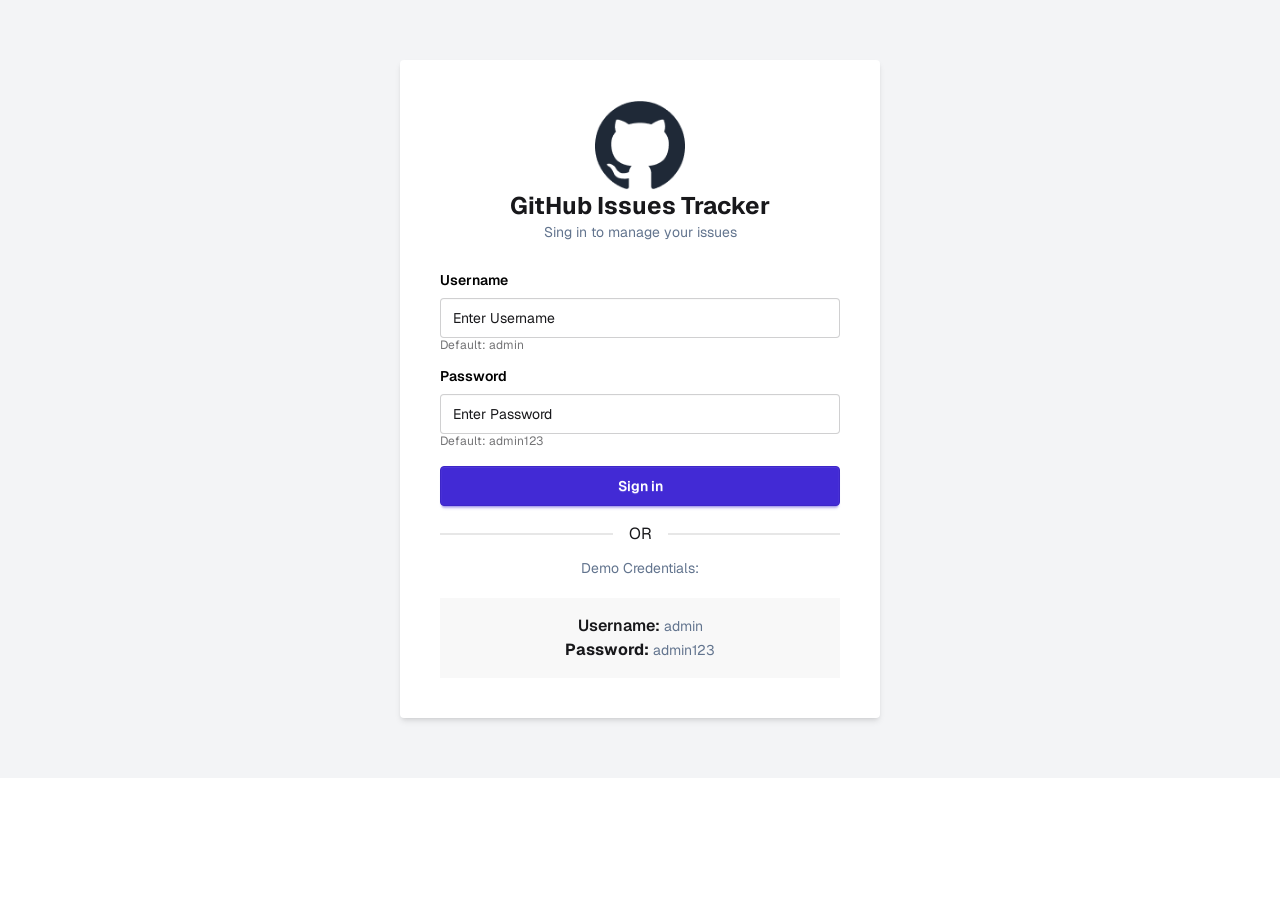
<file: index.html>
<!doctype html>
<html lang="en">
  <head>
    <meta charset="UTF-8" />
    <meta name="viewport" content="width=device-width, initial-scale=1.0" />
    <title>Github Issue Tracker || Login</title>
    <link
      href="https://fonts.googleapis.com/css2?family=Geist:wght@100..900&display=swap"
      rel="stylesheet"
    />
    <link rel="stylesheet" href="css/output.css" />

    <script src="js/login.js"></script>
  </head>
  <body class="bg-gray-100 py-15">
    <section class="max-w-120 mx-auto rounded shadow-md p-10 bg-white">
      <div class="text-center mb-5">
        <p>
          <img class="max-w-[90px] mx-auto" src="./assets/github-logo.png" />
        </p>
        <h2 class="text-2xl font-bold">GitHub Issues Tracker</h2>
        <p class="text-sm text-slate-500">Sing in to manage your issues</p>
      </div>
      <div id="failed" class="alert alert-error shadow-lg hidden">
  <div class="flex gap-1 items-center justify-center">
    <!-- Icon -->
    <svg xmlns="http://www.w3.org/2000/svg" class="stroke-current flex-shrink-0 h-6 w-6" fill="#fff" viewBox="0 0 24 24">
      <path stroke-linecap="round" stroke-linejoin="round" stroke-width="2"
        d="M12 9v2m0 4h.01M12 5a7 7 0 100 14a7 7 0 000-14z" />
    </svg>
    <!-- Message -->
    <span class="text-white">Login failed. Username or password is incorrect.</span>
  </div>
</div>

      <form action="" method="post">
        <fieldset class="fieldset">
          <legend class="fieldset-legend text-sm text-black font-semibold">Username</legend>
          <input id="username" type="text" class="input w-full" placeholder="Enter Username" />
          <p class="label mt-[-8px]">Default: admin</p>
        </fieldset>

           <fieldset class="fieldset">
          <legend class="fieldset-legend text-sm text-black ">Password</legend>
          <input id="password" type="password" class="input w-full" placeholder="Enter Password" />
          <p class="label mt-[-8px]">Default: admin123</p>
        </fieldset>
        <button id="login-btn" class="btn btn-primary w-full mt-3 text-white rounder-xl">Sign in</button>

      </form>

      <div class="divider mt-5">OR</div>
      <p class="text-sm text-slate-500 text-center">Demo Credentials:</p>
      <div class="bg-base-200 text-center mt-5 p-4 rounder-xl">
            <b class="font-semibold">Username: </b><span class="text-sm text-slate-500">admin</span><br>
               <b class=""font-semibold">Password: </b><span class="text-sm text-slate-500">admin123</span>
      </div>
     
    </section>
   
  </body>
</html>
</file>
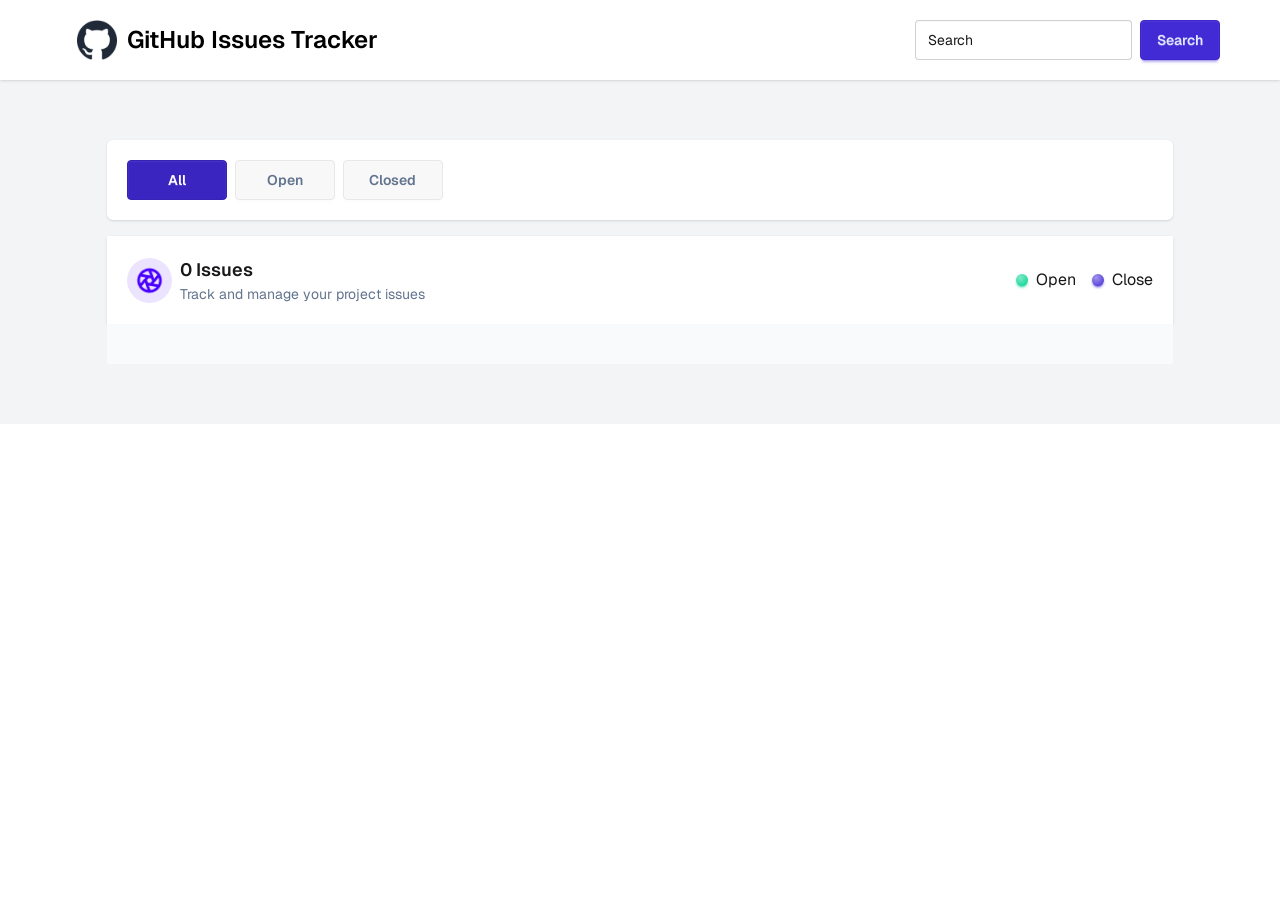
<file: main.html>
<!doctype html>
<html lang="en">
  <head>
    <meta charset="UTF-8" />
    <meta name="viewport" content="width=device-width, initial-scale=1.0" />
    <title>Github Issue Tracker || Home</title>
    <link
      href="https://fonts.googleapis.com/css2?family=Geist:wght@100..900&display=swap"
      rel="stylesheet"
    />
    <link rel="stylesheet" href="css/output.css" />
    <script src="./js/app.js"></script>
    <script src="./js/functions.js"></script>
    <script src="./js/search.js"></script>
  </head>
  <body class="bg-gray-100 py-15 pt-0">
    <div class="bg-white flex item-center justify-between bg-base-100 shadow-sm px-15 py-5 flex-wrap flex-col sm:flex-row">
      <div class="">
        <a class="btn btn-ghost text-xl"><img class="max-w-5 sm:max-w-10" src="./assets/github-logo.png"/> <h1 class=" ml-1 text-md sm:text-2xl text-black">GitHub Issues Tracker</h1></a>
      </div>
      <div class="flex flex-col gap-2 sm:flex-row mt-5 sm:mt-0">
        <input id="searchinput"
          type="text"
          placeholder="Search"
          class="w-full input input-bordered  md:w-auto"
        />
       <button class="btn btn-md btn-primary" id="searchbro">Search</button>
      </div>
    </div>


    <section class="max-w-11/12 md:max-w-10/12 mx-auto mt-15">
        <div class="bg-white shadow-sm rounded-md flex gap-2 p-5">
              <a id="all_btn" class="w-25 text-white btn btn-active btn-primary">
                All
              </a>
               <a id="opn_btn" class="w-25  btn text-slate-500">
                Open
              </a>
               <a id="cls_btn" class="w-25  btn  text-slate-500">
                Closed
              </a>
        </div>

        <div class="bg-white p-5 rounder-md flex items-center justify-between mt-4 shadow">
              <div class="flex justify-start items-center-safe gap-2">
                  <img class="p-2 bg-[#ECE4FF] rounded-full" height="45px" width="45px" src="./assets/Aperture.png" />
                  <div>
                      <h2 class="text-lg font-semibold"><span id="issue_ctm">50</span> Issues</h2>
                      <p class="text-sm text-slate-500">Track and manage your project issues</p>
                  </div>
              </div>
              <div class="flex gap-4 items-center">
                    <p class="flex items-center gap-2"><span class="status status-success status-lg"></span> Open</p>
                      <p class="flex items-center gap-2"><span class="status status-primary status-lg"></span> Close</p>
              </div>
        </div>
         <div  class="w-full bg-transparent h-full flex justify-center"><span id="loader_icon"  class=" loading  text-center loading-spinner loading-xl"></span></div>
        <div id= "item_holder" class="item_holder bg-gray-50 p-5 grid grid-cols-1 md:grid-cols-2 lg:grid-cols-4 items-center justify-center gap-3">
<!--
              <div class="bg-white rounded-md shadow-xl pt-5 pb-5 border-t-4 border-success">
                    <div class="flex justify-between items-center   px-4">
                          <img height="24px" width="24px" src="./assets/Open-Status.png" />
                          <div class="badge badge-soft badge-error px-6 rounded-xl">High</div>
                    </div>
                    <h3 class="text-md text-black font-semibold mt-3   px-4">Fix navigation menu on mobile devices</h3>
                    <p class="text-sm text-slate-500 mt-3  px-4">The navigation menu doesn't collapse properly on mobile devices...</p>
                    <div class="flex items-center mt-3 gap-2  px-4 flex-wrap"> 
                           <div class="badge badge-soft badge-error rounded-xl badge-outline"><svg class="size-[1em]" xmlns="http://www.w3.org/2000/svg" viewBox="0 0 24 24"><g fill="currentColor"><rect x="1.972" y="11" width="20.056" height="2" transform="translate(-4.971 12) rotate(-45)" fill="currentColor" stroke-width="0"></rect><path d="m12,23c-6.065,0-11-4.935-11-11S5.935,1,12,1s11,4.935,11,11-4.935,11-11,11Zm0-20C7.038,3,3,7.037,3,12s4.038,9,9,9,9-4.037,9-9S16.962,3,12,3Z" stroke-width="0" fill="currentColor"></path></g></svg>BUG</div>


                                <div class="badge badge-soft badge-warning rounded-xl  badge-outline"><svg class="size-[1em]" xmlns="http://www.w3.org/2000/svg" viewBox="0 0 24 24"><g fill="currentColor"><rect x="1.972" y="11" width="20.056" height="2" transform="translate(-4.971 12) rotate(-45)" fill="currentColor" stroke-width="0"></rect><path d="m12,23c-6.065,0-11-4.935-11-11S5.935,1,12,1s11,4.935,11,11-4.935,11-11,11Zm0-20C7.038,3,3,7.037,3,12s4.038,9,9,9,9-4.037,9-9S16.962,3,12,3Z" stroke-width="0" fill="currentColor"></path></g></svg><span>HELP WANTED</span></div>
                    </div>
                    <div class="divider mt-3 mb-3"></div>
                        <p class="text-sm text-slate-500 mt-3  px-4">#1 by john doe</p>
                            <p class="text-sm text-slate-500 mt-3  px-4">1/15/2024</p>
              </div>

              <div class="bg-white rounded-md shadow-xl pt-5 pb-5 border-t-4 border-success">
                    <div class="flex justify-between items-center   px-4">
                          <img height="24px" width="24px" src="./assets/Open-Status.png" />
                          <div class="badge badge-soft badge-warning px-6 rounded-xl">Medium</div>
                    </div>
                    <h3 class="text-md text-black font-semibold mt-3   px-4">Fix navigation menu on mobile devices</h3>
                    <p class="text-sm text-slate-500 mt-3  px-4">The navigation menu doesn't collapse properly on mobile devices...</p>
                    <div class="flex items-center mt-3 gap-2  px-4 flex-wrap"> 
                           <div class="badge badge-soft badge-error rounded-xl badge-outline"><svg class="size-[1em]" xmlns="http://www.w3.org/2000/svg" viewBox="0 0 24 24"><g fill="currentColor"><rect x="1.972" y="11" width="20.056" height="2" transform="translate(-4.971 12) rotate(-45)" fill="currentColor" stroke-width="0"></rect><path d="m12,23c-6.065,0-11-4.935-11-11S5.935,1,12,1s11,4.935,11,11-4.935,11-11,11Zm0-20C7.038,3,3,7.037,3,12s4.038,9,9,9,9-4.037,9-9S16.962,3,12,3Z" stroke-width="0" fill="currentColor"></path></g></svg>BUG</div>


                                <div class="badge badge-soft badge-warning rounded-xl  badge-outline"><svg class="size-[1em]" xmlns="http://www.w3.org/2000/svg" viewBox="0 0 24 24"><g fill="currentColor"><rect x="1.972" y="11" width="20.056" height="2" transform="translate(-4.971 12) rotate(-45)" fill="currentColor" stroke-width="0"></rect><path d="m12,23c-6.065,0-11-4.935-11-11S5.935,1,12,1s11,4.935,11,11-4.935,11-11,11Zm0-20C7.038,3,3,7.037,3,12s4.038,9,9,9,9-4.037,9-9S16.962,3,12,3Z" stroke-width="0" fill="currentColor"></path></g></svg><span>HELP WANTED</span></div>
                    </div>
                    <div class="divider mt-3 mb-3"></div>
                        <p class="text-sm text-slate-500 mt-3  px-4">#1 by john doe</p>
                            <p class="text-sm text-slate-500 mt-3  px-4">1/15/2024</p>
              </div>

              <div class="bg-white rounded-md shadow-xl pt-5 pb-5 border-t-4 border-purple-500">
                    <div class="flex justify-between items-center   px-4">
                          <img height="24px" width="24px" src="./assets/Closed- Status .png" />
                          <div class="badge badge-soft badge-neutral px-6 rounded-xl">LOW</div>
                    </div>
                    <h3 class="text-md text-black font-semibold mt-3   px-4">Fix navigation menu on mobile devices</h3>
                    <p class="text-sm text-slate-500 mt-3  px-4">The navigation menu doesn't collapse properly on mobile devices...</p>
                    <div class="flex items-center mt-3 gap-2  px-4 flex-wrap"> 
                           <div class="badge badge-soft badge-error rounded-xl badge-outline"><svg class="size-[1em]" xmlns="http://www.w3.org/2000/svg" viewBox="0 0 24 24"><g fill="currentColor"><rect x="1.972" y="11" width="20.056" height="2" transform="translate(-4.971 12) rotate(-45)" fill="currentColor" stroke-width="0"></rect><path d="m12,23c-6.065,0-11-4.935-11-11S5.935,1,12,1s11,4.935,11,11-4.935,11-11,11Zm0-20C7.038,3,3,7.037,3,12s4.038,9,9,9,9-4.037,9-9S16.962,3,12,3Z" stroke-width="0" fill="currentColor"></path></g></svg>BUG</div>


                                <div class="badge badge-soft badge-warning rounded-xl  badge-outline"><svg class="size-[1em]" xmlns="http://www.w3.org/2000/svg" viewBox="0 0 24 24"><g fill="currentColor"><rect x="1.972" y="11" width="20.056" height="2" transform="translate(-4.971 12) rotate(-45)" fill="currentColor" stroke-width="0"></rect><path d="m12,23c-6.065,0-11-4.935-11-11S5.935,1,12,1s11,4.935,11,11-4.935,11-11,11Zm0-20C7.038,3,3,7.037,3,12s4.038,9,9,9,9-4.037,9-9S16.962,3,12,3Z" stroke-width="0" fill="currentColor"></path></g></svg><span>HELP WANTED</span></div>
                    </div>
                    <div class="divider mt-3 mb-3"></div>
                        <p class="text-sm text-slate-500 mt-3  px-4">#1 by john doe</p>
                            <p class="text-sm text-slate-500 mt-3  px-4">1/15/2024</p>
              </div>

              <div class="bg-white rounded-md shadow-xl pt-5 pb-5 border-t-4 border-success">
                    <div class="flex justify-between items-center   px-4">
                          <img height="24px" width="24px" src="./assets/Open-Status.png" />
                          <div class="badge badge-soft badge-error px-6 rounded-xl">High</div>
                    </div>
                    <h3 class="text-md text-black font-semibold mt-3   px-4">Fix navigation menu on mobile devices</h3>
                    <p class="text-sm text-slate-500 mt-3  px-4">The navigation menu doesn't collapse properly on mobile devices...</p>
                    <div class="flex items-center mt-3 gap-2  px-4 flex-wrap"> 
                           <div class="badge badge-soft badge-error rounded-xl badge-outline"><svg class="size-[1em]" xmlns="http://www.w3.org/2000/svg" viewBox="0 0 24 24"><g fill="currentColor"><rect x="1.972" y="11" width="20.056" height="2" transform="translate(-4.971 12) rotate(-45)" fill="currentColor" stroke-width="0"></rect><path d="m12,23c-6.065,0-11-4.935-11-11S5.935,1,12,1s11,4.935,11,11-4.935,11-11,11Zm0-20C7.038,3,3,7.037,3,12s4.038,9,9,9,9-4.037,9-9S16.962,3,12,3Z" stroke-width="0" fill="currentColor"></path></g></svg>BUG</div>


                                <div class="badge badge-soft badge-warning rounded-xl  badge-outline"><svg class="size-[1em]" xmlns="http://www.w3.org/2000/svg" viewBox="0 0 24 24"><g fill="currentColor"><rect x="1.972" y="11" width="20.056" height="2" transform="translate(-4.971 12) rotate(-45)" fill="currentColor" stroke-width="0"></rect><path d="m12,23c-6.065,0-11-4.935-11-11S5.935,1,12,1s11,4.935,11,11-4.935,11-11,11Zm0-20C7.038,3,3,7.037,3,12s4.038,9,9,9,9-4.037,9-9S16.962,3,12,3Z" stroke-width="0" fill="currentColor"></path></g></svg><span>HELP WANTED</span></div>
                    </div>
                    <div class="divider mt-3 mb-3"></div>
                        <p class="text-sm text-slate-500 mt-3  px-4">#1 by john doe</p>
                            <p class="text-sm text-slate-500 mt-3  px-4">1/15/2024</p>
              </div>-->
       
        </div>
       
    </section>
    <dialog id="my_modal_5" class="modal modal-bottom sm:modal-middle">
  <div class="modal-box min-w-9/12">
   <div id="modal-content-cpr">
      <h2 class="text-2xl font-bold">Fix Broken Image Uploads</h2>
      <div class="flex items-center flex-wrap gap-2 mt-3 mb-3">
          <div class="badge badge-md text-white px-4 badge-success">Success</div>
          <p class="text-slate-500"">• Opened by Fahim Ahmed</p>
          <p class="text-slate-500"">• 22/02/2026</p>
      </div>
     <div class="badge badge-soft badge-error rounded-xl badge-outline">BUG</div>
     <div class="badge badge-soft badge-warning rounded-xl  badge-outline"><span>HELP WANTED</span></div>
      <p class="text-md text-slate-500 my-5">The navigation menu doesn't collapse properly on mobile devices...</p>

      <div class="foot bg-gray-100 flex flex-wrap p-4 gap-10 my-5 rounder shadow">
          <div>
              <p class="text-slate-500">Assignee:</p>
              <h2 class="text-lg font-bold">Fahim Ahmed</h2>
          </div>
          <div>
            <p class="text-slate-500">Priority:</p>
             <div class="badge badge-soft badge-error rounded-xl  badge-outline"><span>High</span></div>
          </div>
      </div>
      </div>
    <div class="modal-action">
      <form method="dialog">
        <!-- if there is a button in form, it will close the modal -->
        <button class="btn btn-primary">Close</button>
      </form>
    </div>


  </div>


</dialog>
  
  </body>
</html>
</file>
